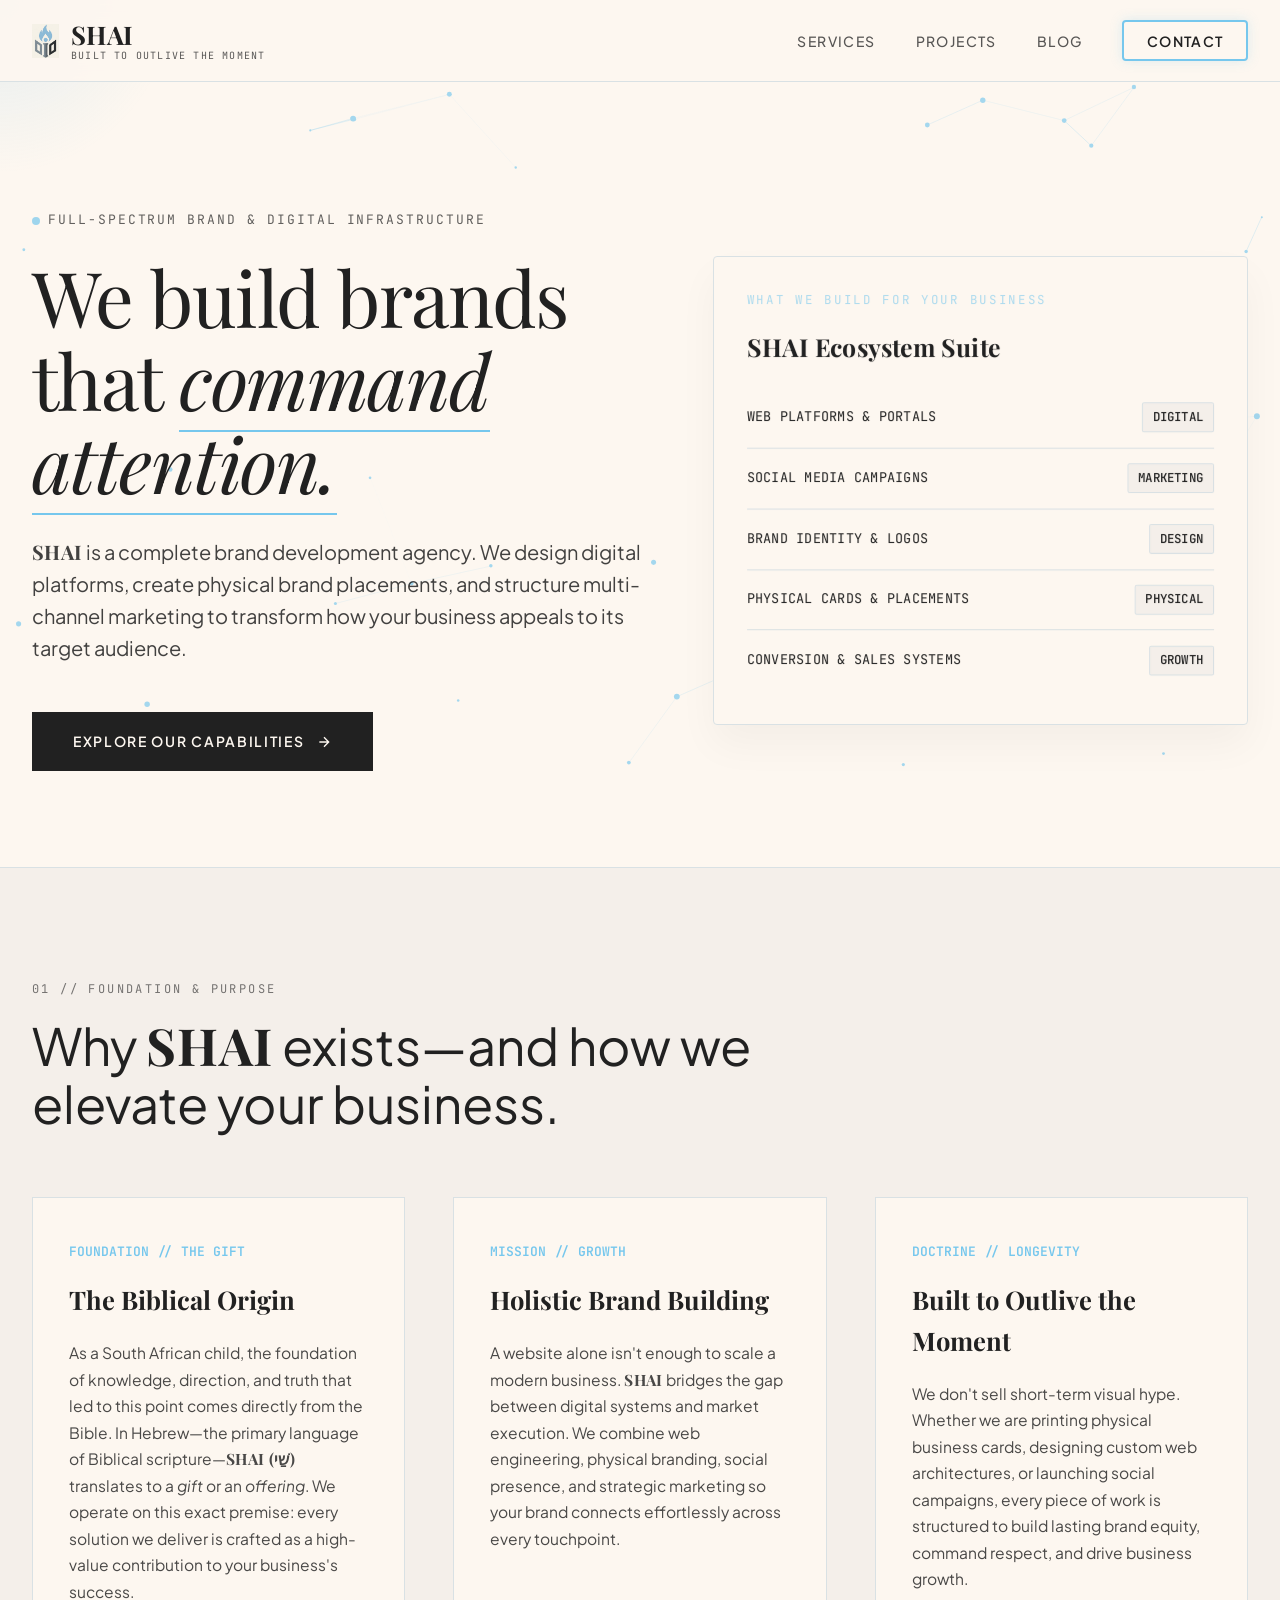
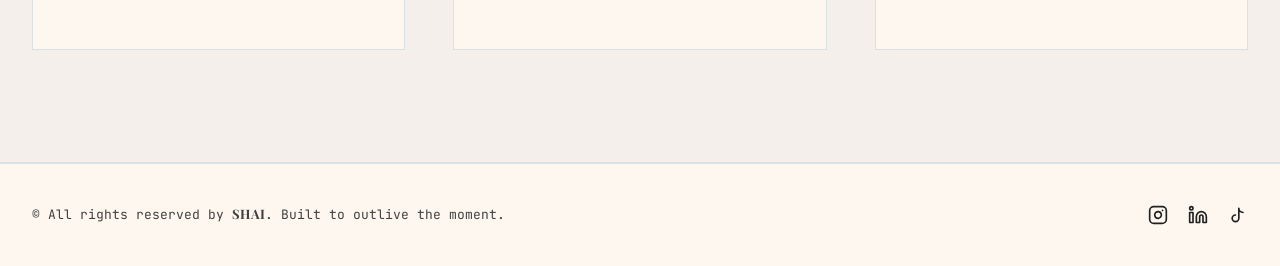
<file: index.html>
<!DOCTYPE html>
<html lang="en">
<head>
  <meta charset="UTF-8">
  <meta name="viewport" content="width=device-width, initial-scale=1.0">
  <title>SHAI — Built to Outlive The Moment</title>
  
  <!-- Google Fonts -->
  <link rel="preconnect" href="https://fonts.googleapis.com">
  <link rel="preconnect" href="https://fonts.gstatic.com" crossorigin>
  <link href="https://fonts.googleapis.com/css2?family=Playfair+Display:ital,wght@0,400;0,600;0,700;1,400;1,600&family=Plus+Jakarta+Sans:wght@300;400;500;600;700&family=JetBrains+Mono:wght@400;500&display=swap" rel="stylesheet">

  <!-- External Stylesheet -->
  <link rel="stylesheet" href="assets/css/style.css">
</head>
<body>

  <!-- KINETIC CURSOR GLOW -->
  <div class="cursor-glow" id="cursor-glow"></div>

  <!-- MOBILE NAVIGATION DRAWER -->
  <div class="mobile-nav-overlay" id="mobile-overlay">
    <canvas id="menu-canvas"></canvas>

    <button class="mobile-nav-close-btn" id="mobile-close-btn" aria-label="Close Navigation">
      <svg viewBox="0 0 24 24" fill="none" stroke="currentColor" stroke-width="2" stroke-linecap="round" stroke-linejoin="round">
        <line x1="18" y1="6" x2="6" y2="18"></line>
        <line x1="6" y1="6" x2="18" y2="18"></line>
      </svg>
    </button>

    <div class="mobile-nav-content">
      <a href="services.html" class="mobile-nav-link nav-item-close">Services</a>
      <a href="blog.html" class="mobile-nav-link nav-item-close">Blog</a>
      <a href="contact.html" class="mobile-nav-link mobile-nav-cta nav-item-close">Contact</a>
    </div>
  </div>

  <!-- HEADER NAVIGATION -->
  <header class="site-header">
    <div class="container nav-wrapper">
      <a href="index.html" class="brand-logo-container">
        <!-- Brand Emblem -->
        <img src="assets/img/logo.png" alt="SHAI Logo" class="shai-emblem-img">
        
        <!-- Text Stack: Name + Tagline -->
        <div class="brand-text-stack">
          <span class="brand-wordmark">SHAI</span>
          <span class="brand-tagline">Built to Outlive the Moment</span>
        </div>
      </a>

      <!-- Desktop Navigation Menu -->
      <ul class="nav-menu">
        <li><a href="services.html" class="nav-link">Services</a></li>
        <li><a href="projects.html" class="nav-link">Projects</a></li>
        <li><a href="blog.html" class="nav-link">Blog</a></li>
        <li><a href="contact.html" class="nav-link nav-link-cta">Contact</a></li>
      </ul>

      <!-- Mobile Burger Menu Trigger -->
      <button class="burger-menu-btn" id="burger-btn" aria-label="Toggle Navigation">
        <div class="burger-bar"></div>
        <div class="burger-bar"></div>
        <div class="burger-bar"></div>
      </button>
    </div>
  </header>

  <!-- HERO SECTION -->
  <section class="hero-section">
    <canvas id="hero-canvas"></canvas>
    <div class="container">
      <div class="hero-layout">
        <div>
          <div class="hero-eyebrow">Full-Spectrum Brand & Digital Infrastructure</div>
          <h1 class="hero-headline-large">
            We build brands that <em>command attention.</em>
          </h1>
          <p class="hero-subhead">
            <strong class="shai-inline-brand">SHAI</strong> is a complete brand development agency. We design digital platforms, create physical brand placements, and structure multi-channel marketing to transform how your business appeals to its target audience.
          </p>
          <div class="hero-action-group">
            <a href="services.html" class="btn-primary">
              Explore Our Capabilities
              <svg width="16" height="16" viewBox="0 0 24 24" fill="none" stroke="currentColor" stroke-width="2"><path d="M5 12h14M12 5l7 7-7 7"/></svg>
            </a>
          </div>
        </div>

        <!-- 3D Interactive Agency Deliverable Overview -->
        <div class="hero-interactive-card" id="tilt-card">
          <div class="card-content-inner">
            <span class="section-label" style="color: var(--color-sky-blue);">WHAT WE BUILD FOR YOUR BUSINESS</span>
            <h3 style="font-family: var(--font-serif); font-size: 1.5rem; margin-bottom: 1.25rem;"><span class="shai-inline-brand">SHAI</span> Ecosystem Suite</h3>
            
            <div class="card-service-item">
              <span>WEB PLATFORMS & PORTALS</span>
              <span class="badge-status">DIGITAL</span>
            </div>
            <div class="card-service-item">
              <span>SOCIAL MEDIA CAMPAIGNS</span>
              <span class="badge-status">MARKETING</span>
            </div>
            <div class="card-service-item">
              <span>BRAND IDENTITY & LOGOS</span>
              <span class="badge-status">DESIGN</span>
            </div>
            <div class="card-service-item">
              <span>PHYSICAL CARDS & PLACEMENTS</span>
              <span class="badge-status">PHYSICAL</span>
            </div>
            <div class="card-service-item">
              <span>CONVERSION & SALES SYSTEMS</span>
              <span class="badge-status">GROWTH</span>
            </div>
          </div>
        </div>
      </div>
    </div>
  </section>

  <!-- DETAILED ABOUT SECTION -->
  <section class="about-section" id="about">
    <div class="container">
      <div class="about-header-block">
        <span class="section-label">01 // Foundation & Purpose</span>
        <h2 class="about-title">Why <span class="shai-inline-brand">SHAI</span> exists—and how we elevate your business.</h2>
      </div>

      <div class="about-story-grid">
        <div class="story-card">
          <span class="story-card-number">FOUNDATION // THE GIFT</span>
          <h3 class="story-card-heading">The Biblical Origin</h3>
          <p class="story-card-body">
            As a South African child, the foundation of knowledge, direction, and truth that led to this point comes directly from the Bible. In Hebrew—the primary language of Biblical scripture—<strong class="shai-inline-brand">SHAI (שַׁי)</strong> translates to a <em>gift</em> or an <em>offering</em>. We operate on this exact premise: every solution we deliver is crafted as a high-value contribution to your business's success.
          </p>
        </div>

        <div class="story-card">
          <span class="story-card-number">MISSION // GROWTH</span>
          <h3 class="story-card-heading">Holistic Brand Building</h3>
          <p class="story-card-body">
            A website alone isn't enough to scale a modern business. <span class="shai-inline-brand">SHAI</span> bridges the gap between digital systems and market execution. We combine web engineering, physical branding, social presence, and strategic marketing so your brand connects effortlessly across every touchpoint.
          </p>
        </div>

        <div class="story-card">
          <span class="story-card-number">DOCTRINE // LONGEVITY</span>
          <h3 class="story-card-heading">Built to Outlive the Moment</h3>
          <p class="story-card-body">
            We don't sell short-term visual hype. Whether we are printing physical business cards, designing custom web architectures, or launching social campaigns, every piece of work is structured to build lasting brand equity, command respect, and drive business growth.
          </p>
        </div>
      </div>
    </div>
  </section>

  <!-- FOOTER -->
  <footer class="site-footer">
    <div class="container">
      <div class="footer-wrapper">
        <div style="opacity: 0.85;">
          &copy; All rights reserved by <span class="shai-inline-brand">SHAI</span>. Built to outlive the moment.
        </div>
        
        <div class="footer-socials">
          <a href="https://www.instagram.com/Shai03146/" class="social-icon-link" aria-label="Instagram">
            <svg viewBox="0 0 24 24" fill="none" stroke="currentColor" stroke-width="2" stroke-linecap="round" stroke-linejoin="round">
              <rect x="2" y="2" width="20" height="20" rx="5" ry="5"></rect>
              <path d="M16 11.37A4 4 0 1 1 12.63 8 4 4 0 0 1 16 11.37z"></path>
              <line x1="17.5" y1="6.5" x2="17.51" y2="6.5"></line>
            </svg>
          </a>
          <a href="https://za.linkedin.com/in/tokelo-shai-8a25311ab" class="social-icon-link" aria-label="LinkedIn">
            <svg viewBox="0 0 24 24" fill="none" stroke="currentColor" stroke-width="2" stroke-linecap="round" stroke-linejoin="round">
              <path d="M16 8a6 6 0 0 1 6 6v7h-4v-7a2 2 0 0 0-2-2 2 2 0 0 0-2 2v7h-4v-7a6 6 0 0 1 6-6z"></path>
              <rect x="2" y="9" width="4" height="12"></rect>
              <circle cx="4" cy="4" r="2"></circle>
            </svg>
          </a>
          <a href="https://www.tiktok.com/@shaitkv.online" class="social-icon-link" aria-label="TikTok">
            <svg viewBox="0 0 24 24" fill="none" stroke="currentColor" stroke-width="2" stroke-linecap="round" stroke-linejoin="round">
              <path d="M9 12a4 4 0 1 0 4 4V4a5 5 0 0 0 5 5"></path>
            </svg>
          </a>
        </div>
      </div>
    </div>
  </footer>

  <!-- External JavaScript -->
  <script src="assets/js/main.js"></script>
</body>
</html>
</file>
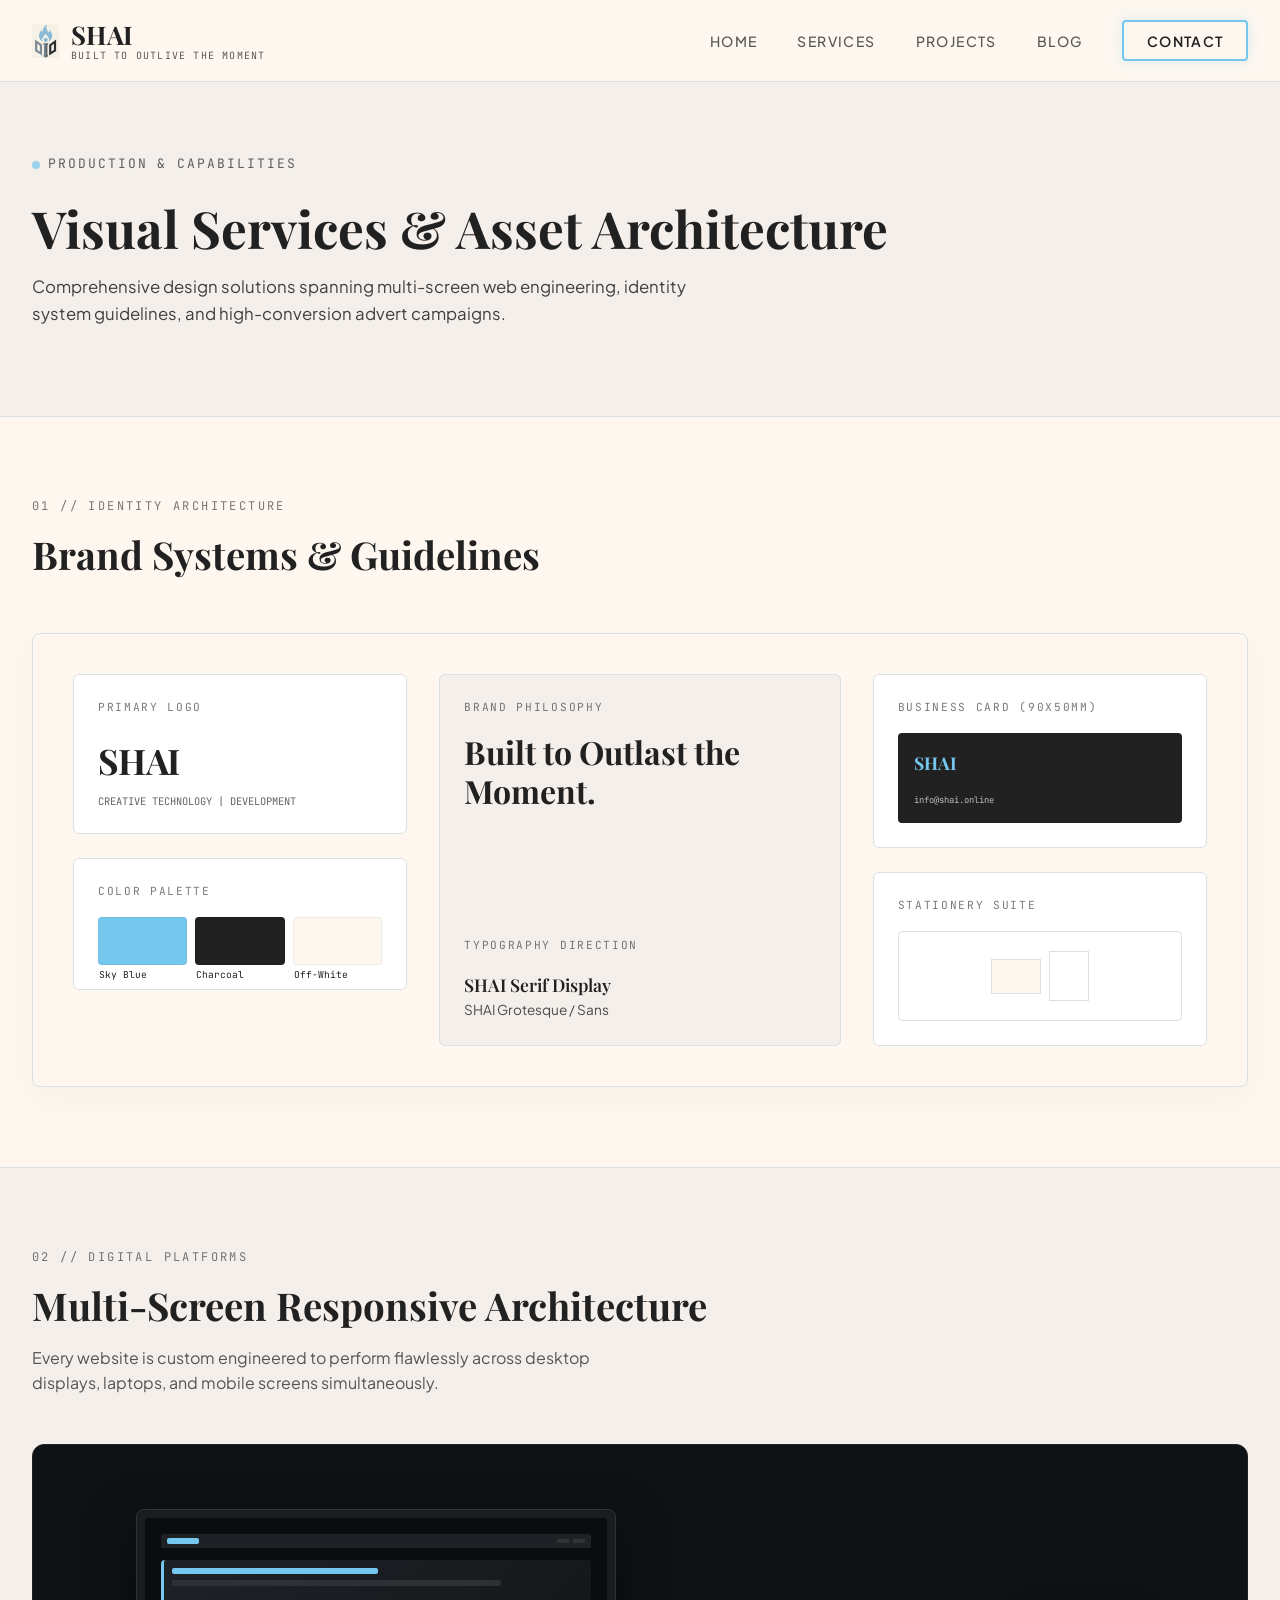
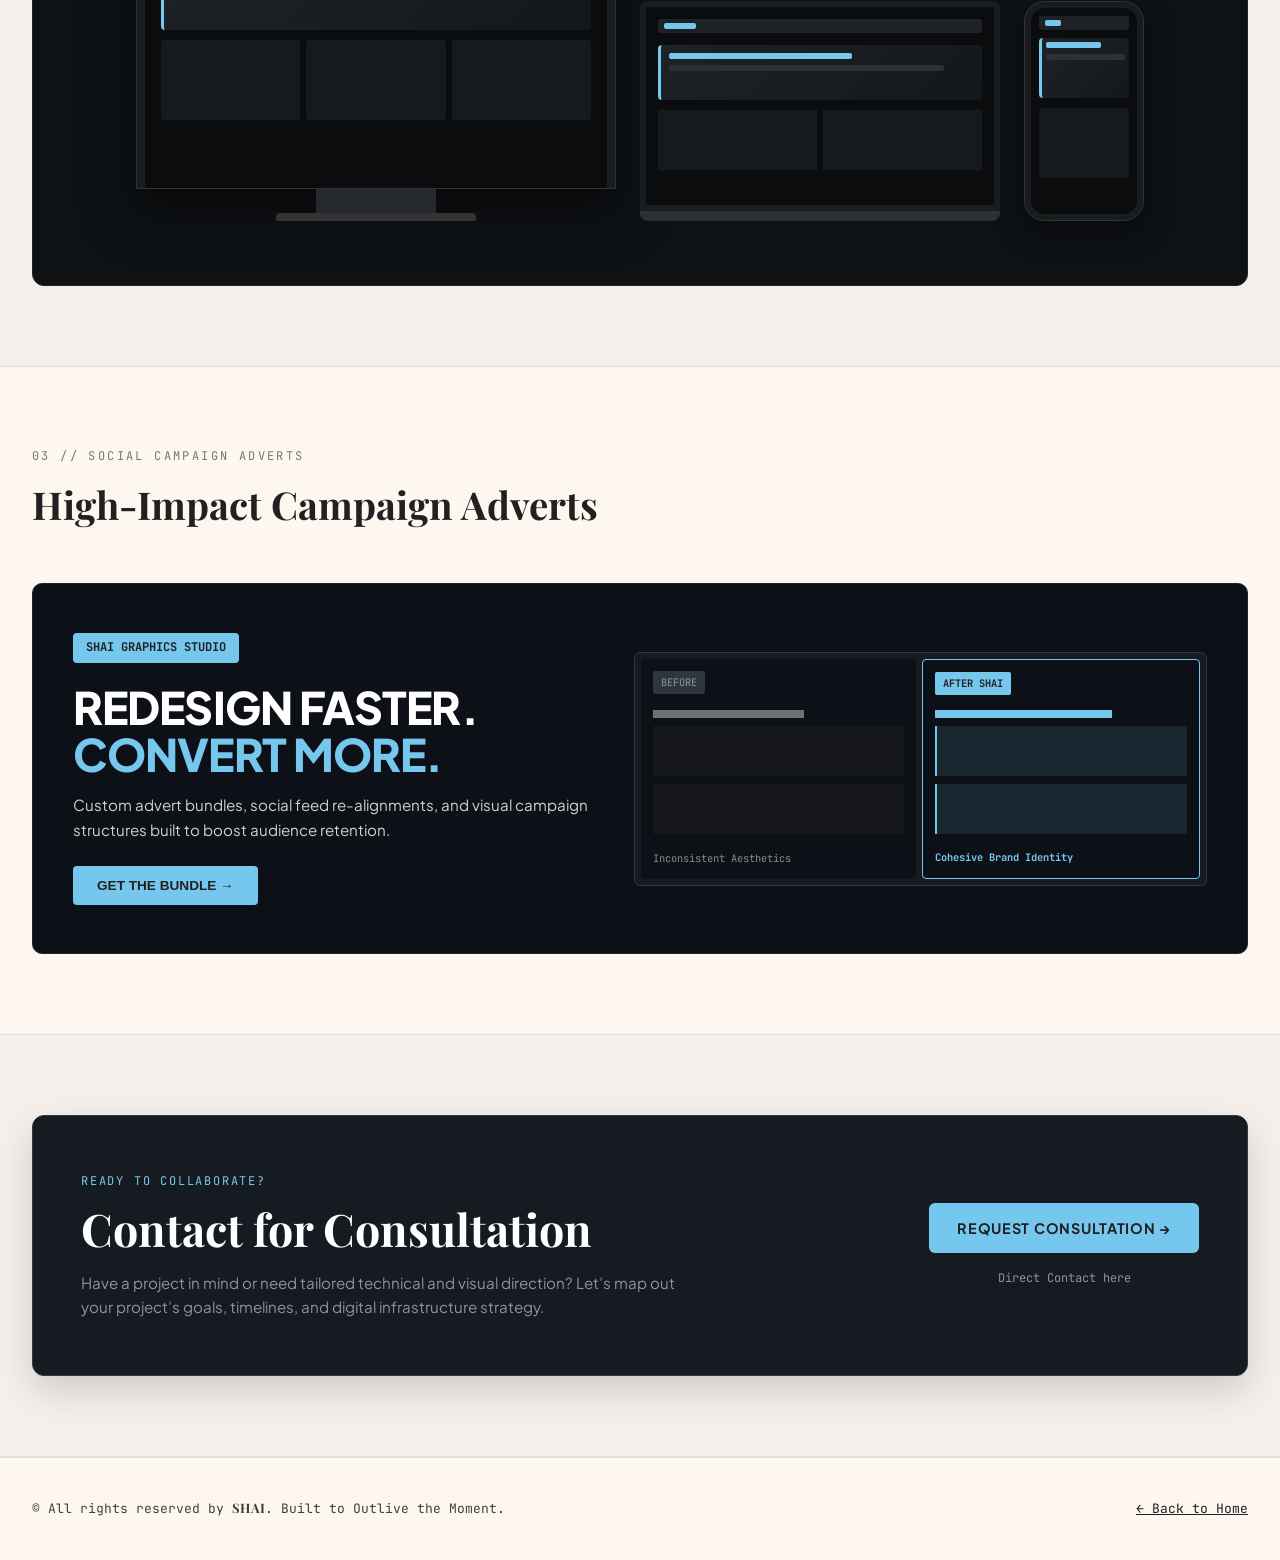
<file: services.html>
<!DOCTYPE html>
<html lang="en">
<head>
  <meta charset="UTF-8">
  <meta name="viewport" content="width=device-width, initial-scale=1.0">
  <title>Services & Production Showcases — SHAI</title>
  
  <!-- Google Fonts -->
  <link rel="preconnect" href="https://fonts.googleapis.com">
  <link rel="preconnect" href="https://fonts.gstatic.com" crossorigin>
  <link href="https://fonts.googleapis.com/css2?family=Playfair+Display:ital,wght@0,400;0,600;0,700;1,400;1,600&family=Plus+Jakarta+Sans:wght@300;400;500;600;700&family=JetBrains+Mono:wght@400;500&display=swap" rel="stylesheet">

  <!-- Shared External Stylesheet -->
  <link rel="stylesheet" href="assets/css/style.css">
</head>
<body>

  <!-- HEADER NAVIGATION -->
  <header class="site-header">
    <div class="container nav-wrapper">
      <a href="index.html" class="brand-logo-container">
        <!-- PNG Logo -->
        <img src="assets/img/logo.png" alt="SHAI Logo" class="shai-emblem-img">
        
        <!-- Brand Name & Slogan Stack -->
        <div class="brand-text-stack">
          <span class="brand-wordmark">SHAI</span>
          <span class="brand-tagline">Built to Outlive the Moment</span>
        </div>
      </a>

      <!-- Navigation Menu -->
      <ul class="nav-menu">
        <li><a href="index.html" class="nav-link">Home</a></li>
        <li><a href="services.html" class="nav-link active">Services</a></li>
        <li><a href="projects.html" class="nav-link">Projects</a></li>
        <li><a href="blog.html" class="nav-link">Blog</a></li>
        <li><a href="contact.html" class="nav-link nav-link-cta">Contact</a></li>
      </ul>

      <!-- Mobile Burger Trigger -->
      <button class="burger-menu-btn" id="burger-btn" aria-label="Toggle Navigation">
        <div class="burger-bar"></div>
        <div class="burger-bar"></div>
        <div class="burger-bar"></div>
      </button>
    </div>
  </header>

  <!-- MOBILE NAVIGATION DRAWER -->
  <div class="mobile-nav-overlay" id="mobile-overlay">
    <button class="mobile-nav-close-btn" id="mobile-close-btn" aria-label="Close Navigation">
      <svg viewBox="0 0 24 24" fill="none" stroke="currentColor" stroke-width="2" stroke-linecap="round" stroke-linejoin="round">
        <line x1="18" y1="6" x2="6" y2="18"></line>
        <line x1="6" y1="6" x2="18" y2="18"></line>
      </svg>
    </button>
    <div class="mobile-nav-content">
      <a href="index.html" class="mobile-nav-link nav-item-close">Home</a>
      <a href="services.html" class="mobile-nav-link nav-item-close">Services</a>
      <a href="projects.html" class="mobile-nav-link nav-item-close">Projects</a>
      <a href="blog.html" class="mobile-nav-link nav-item-close">Blog</a>
      <a href="contact.html" class="mobile-nav-link mobile-nav-cta nav-item-close">Contact</a>
    </div>
  </div>

  <!-- HERO SECTION -->
  <section class="services-hero">
    <div class="container">
      <span class="hero-eyebrow">Production & Capabilities</span>
      <h1 class="hero-headline">Visual Services & Asset Architecture</h1>
      <p class="hero-description">
        Comprehensive design solutions spanning multi-screen web engineering, identity system guidelines, and high-conversion advert campaigns.
      </p>
    </div>
  </section>

  <!-- SHOWCASE 1: BRAND IDENTITY SYSTEM BOARD -->
  <section class="showcase-block">
    <div class="container">
      <div class="block-header">
        <span class="block-number">01 // Identity Architecture</span>
        <h2 class="block-title">Brand Systems & Guidelines</h2>
      </div>

      <div class="brand-board-container">
        <div class="brand-board-grid">
          
          <!-- Column 1: Logotype Variations & Color Palette -->
          <div style="display: flex; flex-direction: column; gap: 1.5rem;">
            <div class="board-card">
              <span class="board-card-title">PRIMARY LOGO</span>
              <h2 style="font-family: var(--font-serif); font-size: 2.2rem; letter-spacing: -0.02em;">SHAI</h2>
              <p style="font-size: 0.65rem; font-family: var(--font-mono); opacity: 0.7; margin-top: 0.2rem;">CREATIVE TECHNOLOGY | DEVELOPMENT</p>
            </div>

            <div class="board-card">
              <span class="board-card-title">COLOR PALETTE</span>
              <div class="swatch-group">
                <div class="swatch" style="background: #76C7ED;"><span class="swatch-label">Sky Blue</span></div>
                <div class="swatch" style="background: #212121;"><span class="swatch-label">Charcoal</span></div>
                <div class="swatch" style="background: #FDF7F0;"><span class="swatch-label">Off-White</span></div>
              </div>
            </div>
          </div>

          <!-- Column 2: Brand Philosophy & Typography Direction -->
          <div class="board-card" style="display: flex; flex-direction: column; justify-content: space-between; background: var(--color-muted-bg);">
            <div>
              <span class="board-card-title">BRAND PHILOSOPHY</span>
              <h3 style="font-family: var(--font-serif); font-size: 2rem; line-height: 1.2; margin-top: 1rem;">
                Built to Outlast the Moment.
              </h3>
            </div>
            
            <div style="margin-top: 2rem;">
              <span class="board-card-title">TYPOGRAPHY DIRECTION</span>
              <p style="font-family: var(--font-serif); font-size: 1.1rem; font-weight: 600;">SHAI Serif Display</p>
              <p style="font-family: var(--font-sans); font-size: 0.85rem; opacity: 0.8;">SHAI Grotesque / Sans</p>
            </div>
          </div>

          <!-- Column 3: Business Cards & Stationery -->
          <div style="display: flex; flex-direction: column; gap: 1.5rem;">
            <div class="board-card">
              <span class="board-card-title">BUSINESS CARD (90x50mm)</span>
              <div style="background: var(--color-deep-charcoal); color: #FFF; padding: 1rem; border-radius: 4px; height: 90px; display: flex; flex-direction: column; justify-content: space-between;">
                <span style="font-family: var(--font-serif); font-size: 1.1rem; font-weight: bold; color: var(--color-sky-blue);">SHAI</span>
                <span style="font-family: var(--font-mono); font-size: 0.55rem; opacity: 0.7;">info@shai.online</span>
              </div>
            </div>

            <div class="board-card">
              <span class="board-card-title">STATIONERY SUITE</span>
              <div style="background: #FFF; border: var(--border-thin); padding: 0.75rem; border-radius: 4px; height: 90px; display: flex; align-items: center; justify-content: center; gap: 0.5rem;">
                <div style="width: 50px; height: 35px; border: 1px solid var(--color-soft-gray); background: var(--color-off-white);"></div>
                <div style="width: 40px; height: 50px; border: 1px solid var(--color-soft-gray);"></div>
              </div>
            </div>
          </div>

        </div>
      </div>
    </div>
  </section>

  <!-- SHOWCASE 2: MULTI-DEVICE RESPONSIVE SHOWPIECE -->
  <section class="showcase-block" style="background-color: var(--color-muted-bg);">
    <div class="container">
      <div class="block-header">
        <span class="block-number">02 // Digital Platforms</span>
        <h2 class="block-title">Multi-Screen Responsive Architecture</h2>
        <p style="opacity: 0.75; max-width: 600px;">Every website is custom engineered to perform flawlessly across desktop displays, laptops, and mobile screens simultaneously.</p>
      </div>

      <div class="multi-device-stage">
        <div class="device-grid">
          
          <!-- Desktop Display -->
          <div>
            <div class="monitor-frame">
              <div class="monitor-screen">
                <div class="wireframe-nav">
                  <div class="wireframe-btn"></div>
                  <div style="display: flex; gap: 4px;"><div style="width: 12px; height: 4px; background: #333;"></div><div style="width: 12px; height: 4px; background: #333;"></div></div>
                </div>
                <div class="wireframe-hero">
                  <div class="wireframe-text-line" style="width: 50%; background: var(--color-sky-blue);"></div>
                  <div class="wireframe-text-line" style="width: 80%;"></div>
                </div>
                <div style="display: flex; gap: 6px;">
                  <div style="flex: 1; height: 80px; background: #161A1E; border-radius: 3px;"></div>
                  <div style="flex: 1; height: 80px; background: #161A1E; border-radius: 3px;"></div>
                  <div style="flex: 1; height: 80px; background: #161A1E; border-radius: 3px;"></div>
                </div>
              </div>
            </div>
            <div class="monitor-stand"></div>
            <div class="monitor-base"></div>
          </div>

          <!-- Laptop Display -->
          <div class="laptop-frame-wrapper">
            <div class="laptop-screen-body">
              <div class="wireframe-nav">
                <div class="wireframe-btn"></div>
              </div>
              <div class="wireframe-hero" style="height: 55px;">
                <div class="wireframe-text-line" style="width: 60%; background: var(--color-sky-blue);"></div>
                <div class="wireframe-text-line" style="width: 90%;"></div>
              </div>
              <div style="display: flex; gap: 6px;">
                <div style="flex: 1; height: 60px; background: #161A1E;"></div>
                <div style="flex: 1; height: 60px; background: #161A1E;"></div>
              </div>
            </div>
            <div class="laptop-keyboard-base"></div>
          </div>

          <!-- Mobile Phone Display -->
          <div class="mobile-frame-wrapper">
            <div class="mobile-screen-body">
              <div class="wireframe-nav" style="margin-bottom: 8px;">
                <div class="wireframe-btn" style="width: 16px;"></div>
              </div>
              <div class="wireframe-hero" style="height: 60px; padding: 4px;">
                <div class="wireframe-text-line" style="width: 70%; background: var(--color-sky-blue);"></div>
                <div class="wireframe-text-line" style="width: 100%;"></div>
              </div>
              <div style="height: 70px; background: #161A1E; border-radius: 3px;"></div>
            </div>
          </div>

        </div>
      </div>
    </div>
  </section>

  <!-- SHOWCASE 3: ADVERT BANNER & BEFORE/AFTER SHOWCASE -->
  <section class="showcase-block">
    <div class="container">
      <div class="block-header">
        <span class="block-number">03 // Social Campaign Adverts</span>
        <h2 class="block-title">High-Impact Campaign Adverts</h2>
      </div>

      <div class="ad-banner-card">
        <div class="ad-banner-grid">
          <div>
            <span class="ad-badge">SHAI GRAPHICS STUDIO</span>
            <h2 class="ad-headline">Redesign Faster. <span>Convert More.</span></h2>
            <p style="opacity: 0.8; font-size: 0.95rem; margin-bottom: 1.5rem;">
              Custom advert bundles, social feed re-alignments, and visual campaign structures built to boost audience retention.
            </p>
            <button onclick="window.location.href='contact.html'" style="cursor: pointer; border: none; background: var(--color-sky-blue); color: var(--color-deep-charcoal); font-weight: bold; padding: 0.75rem 1.5rem; border-radius: 4px; font-size: 0.85rem; text-transform: uppercase;">
              Get The Bundle &rarr;
            </button>
          </div>

          <!-- Before / After Social Redesign Panel -->
          <div class="before-after-stage">
            <div class="ba-panel">
              <span class="ba-tag before">Before</span>
              <div style="opacity: 0.4;">
                <div style="height: 8px; width: 60%; background: #FFF; margin-bottom: 8px;"></div>
                <div style="height: 50px; background: #222; margin-bottom: 8px;"></div>
                <div style="height: 50px; background: #222;"></div>
              </div>
              <span style="font-size: 0.65rem; opacity: 0.5; font-family: var(--font-mono);">Inconsistent Aesthetics</span>
            </div>

            <div class="ba-panel" style="border: 1px solid var(--color-sky-blue);">
              <span class="ba-tag after">After SHAI</span>
              <div>
                <div style="height: 8px; width: 70%; background: var(--color-sky-blue); margin-bottom: 8px;"></div>
                <div style="height: 50px; background: #1A2630; border-left: 2px solid var(--color-sky-blue); margin-bottom: 8px;"></div>
                <div style="height: 50px; background: #1A2630; border-left: 2px solid var(--color-sky-blue);"></div>
              </div>
              <span style="font-size: 0.65rem; color: var(--color-sky-blue); font-family: var(--font-mono); font-weight: bold;">Cohesive Brand Identity</span>
            </div>
          </div>
        </div>
      </div>
    </div>
  </section>

  <!-- CONSULTATION CONTACT SECTION WITH DIRECT BUTTON -->
  <section class="consultation-section">
    <div class="container">
      <div class="consultation-card">
        <div class="consultation-content">
          <span class="consultation-eyebrow">Ready to Collaborate?</span>
          <h2 class="consultation-headline">Contact for Consultation</h2>
          <p class="consultation-subtext">
            Have a project in mind or need tailored technical and visual direction? Let’s map out your project’s goals, timelines, and digital infrastructure strategy.
          </p>
        </div>
        
        <div class="consultation-actions">
          <!-- Button navigating to contact.html -->
          <button class="consultation-btn" onclick="window.location.href='contact.html'">
            Request Consultation &rarr;
          </button>
          <a href="contact.html" class="consultation-secondary-link">Direct Contact here </a>
        </div>
      </div>
    </div>
  </section>

  <!-- FOOTER -->
  <footer class="site-footer">
    <div class="container">
      <div class="footer-wrapper">
        <div style="opacity: 0.85;">
          &copy; All rights reserved by <span class="shai-inline-brand">SHAI</span>. Built to Outlive the Moment.
        </div>
        <a href="index.html" style="text-decoration: underline;">&larr; Back to Home</a>
      </div>
    </div>
  </footer>

  <!-- Shared External JavaScript -->
  <script src="assets/js/main.js"></script>
</body>
</html>
</file>
<file: assets/css/style.css>
/* ==========================================
   1. BRAND DESIGN TOKENS & SYSTEM VARIABLES
   ========================================== */
:root {
  /* Color Palette */
  --color-off-white: #FDF7F0;     /* Primary Surface */
  --color-sky-blue: #76C7ED;      /* Accent Blue */
  --color-deep-charcoal: #212121; /* Dark Text/Structure */
  --color-black: #000000;         
  --color-soft-gray: #D9E1E4;     /* Borders & Grids */
  --color-muted-bg: #F4EFEA;      /* Secondary Surface */

  /* Layout wrapper for stacked text next to logo emblem */
  --font-serif: 'Playfair Display', Georgia, serif;    /* Primary Brand Display */
  --font-sans: 'Plus Jakarta Sans', system-ui, sans-serif; /* Body Text */
  --font-mono: 'JetBrains Mono', monospace;          /* System & Code */
  
  /* Spacing & Layout */
  --container-max: 1280px;
  --transition-smooth: all 0.4s cubic-bezier(0.16, 1, 0.3, 1);
  --border-thin: 1px solid var(--color-soft-gray);
}

.brand-text-stack {
  display: flex;
  flex-direction: column;
  justify-content: center;
  line-height: 1.1;
}

/* Updated Wordmark sizing */
.brand-wordmark {
  font-family: var(--font-serif);
  font-size: 1.6rem;
  font-weight: 700;
  letter-spacing: -0.01em;
  color: var(--color-deep-charcoal);
}

/* Sub-tagline under logo name */
.brand-tagline {
  font-family: var(--font-mono);
  font-size: 0.625rem;
  text-transform: uppercase;
  letter-spacing: 0.12em;
  color: var(--color-deep-charcoal);
  opacity: 0.75;
  margin-top: 2px;
}

*, *::before, *::after {
  box-sizing: border-box;
  margin: 0;
  padding: 0;
}

html {
  scroll-behavior: smooth;
  background-color: var(--color-off-white);
  color: var(--color-deep-charcoal);
  font-family: var(--font-sans);
  font-size: 16px;
  line-height: 1.6;
  -webkit-font-smoothing: antialiased;
}

body {
  overflow-x: hidden;
}

a {
  color: inherit;
  text-decoration: none;
}

.container {
  max-width: var(--container-max);
  margin: 0 auto;
  padding: 0 2rem;
}

/* ==========================================
   2. CANVAS & CURSOR EFFECTS
   ========================================== */
#hero-canvas, #menu-canvas {
  position: absolute;
  top: 0;
  left: 0;
  width: 100%;
  height: 100%;
  z-index: 1;
  pointer-events: none;
  opacity: 0.65;
}

.cursor-glow {
  position: fixed;
  width: 350px;
  height: 350px;
  border-radius: 50%;
  background: radial-gradient(circle, rgba(118, 199, 237, 0.18) 0%, rgba(253, 247, 240, 0) 70%);
  pointer-events: none;
  transform: translate(-50%, -50%);
  z-index: 99;
  transition: width 0.3s, height 0.3s;
}

/* ==========================================
   3. NAVIGATION & MOBILE BURGER MENU
   ========================================== */
header.site-header {
  position: sticky;
  top: 0;
  z-index: 100;
  background: rgba(253, 247, 240, 0.92);
  backdrop-filter: blur(12px);
  border-bottom: var(--border-thin);
  padding: 1.25rem 0;
}

.nav-wrapper {
  display: flex;
  justify-content: space-between;
  align-items: center;
}

.brand-logo-container {
  display: flex;
  align-items: center;
  gap: 0.75rem;
}

/* Styling for External Logo Image */
.shai-emblem-img {
  height: 34px;
  width: auto;
  object-fit: contain;
  transition: transform 0.5s ease;
}

.brand-logo-container:hover .shai-emblem-img {
  transform: rotate(180deg) scale(1.1);
}

/* Brand Name Target Classes */
.brand-wordmark,
.shai-inline-brand {
  font-family: var(--font-serif);
  font-weight: 700;
  letter-spacing: 0.02em;
}

.nav-menu {
  display: flex;
  align-items: center;
  gap: 2.5rem;
  list-style: none;
}

.nav-link {
  font-size: 0.875rem;
  text-transform: uppercase;
  letter-spacing: 0.1em;
  font-weight: 500;
  color: var(--color-deep-charcoal);
  opacity: 0.75;
  transition: var(--transition-smooth);
  position: relative;
}

.nav-link:hover {
  opacity: 1;
  color: var(--color-sky-blue);
}

.nav-link::after {
  content: '';
  position: absolute;
  bottom: -4px;
  left: 0;
  width: 0;
  height: 1px;
  background-color: var(--color-sky-blue);
  transition: var(--transition-smooth);
}

.nav-link:hover::after {
  width: 100%;
}

.nav-link-cta {
  padding: 0.6rem 1.4rem;
  border: 2px solid var(--color-sky-blue);
  border-radius: 4px;
  color: var(--color-deep-charcoal);
  font-weight: 600;
  opacity: 1;
  box-shadow: 0 0 12px rgba(118, 199, 237, 0.25);
}

.nav-link-cta::after {
  display: none;
}

.nav-link-cta:hover {
  background-color: var(--color-sky-blue);
  color: var(--color-deep-charcoal);
  box-shadow: 0 0 18px rgba(118, 199, 237, 0.5);
  transform: translateY(-1px);
}

.burger-menu-btn {
  display: none;
  background: none;
  border: none;
  cursor: pointer;
  flex-direction: column;
  gap: 5px;
  padding: 0.5rem;
  z-index: 102;
}

.burger-bar {
  width: 24px;
  height: 2px;
  background-color: var(--color-deep-charcoal);
  transition: var(--transition-smooth);
}

.mobile-nav-overlay {
  position: fixed;
  top: 0;
  right: 0;
  width: 100%;
  height: 100vh;
  background-color: var(--color-off-white);
  z-index: 101;
  display: flex;
  flex-direction: column;
  justify-content: center;
  align-items: center;
  gap: 2.5rem;
  transform: translateX(100%);
  transition: transform 0.45s cubic-bezier(0.16, 1, 0.3, 1);
  overflow: hidden;
}

.mobile-nav-overlay.open {
  transform: translateX(0);
}

.mobile-nav-content {
  position: relative;
  z-index: 2;
  display: flex;
  flex-direction: column;
  align-items: center;
  gap: 2rem;
  width: 100%;
  padding: 0 2rem;
}

.mobile-nav-close-btn {
  position: absolute;
  top: 1.5rem;
  left: 1.5rem;
  z-index: 3;
  background: none;
  border: none;
  cursor: pointer;
  padding: 0.5rem;
  color: var(--color-deep-charcoal);
  display: flex;
  align-items: center;
  justify-content: center;
  transition: var(--transition-smooth);
}

.mobile-nav-close-btn:hover {
  color: var(--color-sky-blue);
  transform: rotate(90deg);
}

.mobile-nav-close-btn svg {
  width: 28px;
  height: 28px;
}

.mobile-nav-link {
  font-family: var(--font-serif);
  font-size: 2.25rem;
  color: var(--color-deep-charcoal);
  text-transform: uppercase;
  letter-spacing: 0.05em;
  transition: var(--transition-smooth);
}

.mobile-nav-link:hover {
  color: var(--color-sky-blue);
}

.mobile-nav-cta {
  border: 2px solid var(--color-sky-blue);
  padding: 0.8rem 2.5rem;
  border-radius: 4px;
  box-shadow: 0 0 16px rgba(118, 199, 237, 0.35);
  font-weight: 600;
}

.mobile-nav-cta:hover {
  background-color: var(--color-sky-blue);
  color: var(--color-deep-charcoal);
  box-shadow: 0 0 24px rgba(118, 199, 237, 0.6);
}

/* ==========================================
   4. HERO SECTION
   ========================================== */
section.hero-section {
  padding: 8rem 0 6rem 0;
  border-bottom: var(--border-thin);
  position: relative;
  overflow: hidden;
}

.hero-layout {
  position: relative;
  z-index: 2;
  display: grid;
  grid-template-columns: 1.3fr 1.1fr;
  gap: 3rem;
  align-items: center;
}

.hero-eyebrow {
  font-family: var(--font-mono);
  font-size: 0.8125rem;
  color: var(--color-deep-charcoal);
  opacity: 0.7;
  text-transform: uppercase;
  letter-spacing: 0.15em;
  margin-bottom: 1.5rem;
  display: flex;
  align-items: center;
  gap: 0.5rem;
}

.hero-eyebrow::before {
  content: '';
  display: inline-block;
  width: 8px;
  height: 8px;
  background-color: var(--color-sky-blue);
  border-radius: 50%;
  animation: pulse 2s infinite;
}

@keyframes pulse {
  0% { transform: scale(0.95); box-shadow: 0 0 0 0 rgba(118, 199, 237, 0.7); }
  70% { transform: scale(1); box-shadow: 0 0 0 10px rgba(118, 199, 237, 0); }
  100% { transform: scale(0.95); box-shadow: 0 0 0 0 rgba(118, 199, 237, 0); }
}

.hero-headline-large {
  font-family: var(--font-serif);
  font-size: clamp(3rem, 6vw, 5rem);
  line-height: 1.08;
  font-weight: 400;
  letter-spacing: -0.02em;
  margin-bottom: 2rem;
}

.hero-headline-large em {
  font-style: italic;
  color: var(--color-deep-charcoal);
  border-bottom: 2px solid var(--color-sky-blue);
}

.hero-subhead {
  font-size: clamp(1.1rem, 1.7vw, 1.25rem);
  font-weight: 400;
  max-width: 620px;
  color: rgba(33, 33, 33, 0.85);
  margin-bottom: 3rem;
  line-height: 1.6;
}

.btn-primary {
  background-color: var(--color-deep-charcoal);
  color: var(--color-off-white);
  padding: 1.1rem 2.5rem;
  font-size: 0.875rem;
  text-transform: uppercase;
  letter-spacing: 0.12em;
  font-weight: 600;
  border: 1px solid var(--color-deep-charcoal);
  cursor: pointer;
  transition: var(--transition-smooth);
  display: inline-flex;
  align-items: center;
  gap: 0.75rem;
}

.btn-primary:hover {
  background-color: var(--color-sky-blue);
  border-color: var(--color-sky-blue);
  color: var(--color-deep-charcoal);
  transform: translateY(-2px);
}

.hero-interactive-card {
  background: var(--color-off-white);
  border: var(--border-thin);
  padding: 2.5rem;
  border-radius: 4px;
  box-shadow: 0 20px 40px rgba(0,0,0,0.04);
  transform-style: preserve-3d;
  perspective: 1000px;
  transition: transform 0.1s ease-out, box-shadow 0.3s ease;
}

.card-content-inner {
  transform: translateZ(30px);
}

.card-service-item {
  display: flex;
  justify-content: space-between;
  align-items: center;
  padding: 0.9rem 0;
  border-bottom: var(--border-thin);
  font-family: var(--font-mono);
  font-size: 0.8125rem;
}

.card-service-item:last-child {
  border-bottom: none;
}

.badge-status {
  background: var(--color-muted-bg);
  padding: 0.25rem 0.6rem;
  border-radius: 2px;
  font-size: 0.75rem;
  font-weight: 500;
  color: var(--color-deep-charcoal);
  border: var(--border-thin);
}

/* ==========================================
   5. DETAILED ABOUT SECTION
   ========================================== */
section.about-section {
  padding: 7rem 0;
  background-color: var(--color-muted-bg);
  border-bottom: var(--border-thin);
}

.about-header-block {
  max-width: 850px;
  margin-bottom: 4rem;
}

.section-label {
  font-family: var(--font-mono);
  font-size: 0.75rem;
  text-transform: uppercase;
  letter-spacing: 0.2em;
  opacity: 0.6;
  margin-bottom: 1rem;
  display: block;
}

.about-title {
  font-family: var(--font-sans);
  font-size: clamp(2.2rem, 4vw, 3.5rem);
  line-height: 1.15;
  font-weight: 400;
  margin-bottom: 1.5rem;
}

.about-story-grid {
  display: grid;
  grid-template-columns: repeat(auto-fit, minmax(320px, 1fr));
  gap: 3rem;
}

.story-card {
  background-color: var(--color-off-white);
  border: var(--border-thin);
  padding: 2.75rem 2.25rem;
  position: relative;
}

.story-card-number {
  font-family: var(--font-mono);
  font-size: 0.8125rem;
  color: var(--color-sky-blue);
  font-weight: 600;
  margin-bottom: 1rem;
  display: block;
}

.story-card-heading {
  font-family: var(--font-serif);
  font-size: 1.6rem;
  margin-bottom: 1.25rem;
}

.story-card-body {
  font-size: 0.975rem;
  color: rgba(33, 33, 33, 0.82);
  line-height: 1.7;
}

/* ==========================================
   6. SERVICES HERO & SHOWCASE STYLES
   ========================================== */
section.services-hero {
  padding: 4.5rem 0 3rem 0;
  background-color: var(--color-muted-bg);
  border-bottom: var(--border-thin);
}

.hero-headline {
  font-family: var(--font-serif);
  font-size: clamp(2.4rem, 4vw, 3.6rem);
  line-height: 1.15;
  margin-bottom: 1rem;
}

.hero-description {
  max-width: 680px;
  font-size: 1.05rem;
  opacity: 0.85;
}

.showcase-block {
  padding: 5rem 0;
  border-bottom: var(--border-thin);
}

.block-header {
  margin-bottom: 3rem;
}

.block-number {
  font-family: var(--font-mono);
  font-size: 0.75rem;
  letter-spacing: 0.2em;
  opacity: 0.6;
  text-transform: uppercase;
  margin-bottom: 0.5rem;
  display: block;
}

.block-title {
  font-family: var(--font-serif);
  font-size: clamp(1.8rem, 3vw, 2.5rem);
  margin-bottom: 0.5rem;
}

/* --- SHOWCASE 1: BRAND IDENTITY BOARD --- */
.brand-board-container {
  background: var(--color-off-white);
  border: var(--border-thin);
  padding: 2.5rem;
  border-radius: 8px;
  box-shadow: 0 10px 30px rgba(0,0,0,0.03);
}

.brand-board-grid {
  display: grid;
  grid-template-columns: 1fr 1.2fr 1fr;
  gap: 2rem;
}

.board-card {
  border: var(--border-thin);
  padding: 1.5rem;
  border-radius: 6px;
  background: #FFFFFF;
}

.board-card-title {
  font-family: var(--font-mono);
  font-size: 0.7rem;
  text-transform: uppercase;
  letter-spacing: 0.15em;
  opacity: 0.6;
  margin-bottom: 1rem;
  display: block;
}

.swatch-group {
  display: flex;
  gap: 0.5rem;
  margin-top: 1rem;
}

.swatch {
  flex: 1;
  height: 48px;
  border-radius: 4px;
  position: relative;
  border: 1px solid rgba(0,0,0,0.05);
}

.swatch-label {
  font-family: var(--font-mono);
  font-size: 0.6rem;
  position: absolute;
  bottom: -18px;
  left: 0;
}

/* --- SHOWCASE 2: MULTI-DEVICE STAGE --- */
.multi-device-stage {
  background: #0F1215;
  border-radius: 12px;
  padding: 4rem 2rem;
  color: #FFF;
  position: relative;
  overflow: hidden;
  border: 1px solid #222;
}

.device-grid {
  display: flex;
  align-items: flex-end;
  justify-content: center;
  gap: 1.5rem;
  flex-wrap: wrap;
}

.monitor-frame {
  width: 480px;
  background: #1A1D20;
  border-radius: 8px 8px 0 0;
  padding: 8px 8px 0 8px;
  border: 1px solid #333;
  box-shadow: 0 20px 50px rgba(0,0,0,0.6);
}

.monitor-screen {
  background: #0B0C0E;
  height: 270px;
  border-radius: 4px 4px 0 0;
  padding: 1rem;
}

.monitor-stand {
  width: 120px;
  height: 24px;
  background: #25282C;
  margin: 0 auto;
}

.monitor-base {
  width: 200px;
  height: 8px;
  background: #333;
  margin: 0 auto;
  border-radius: 4px 4px 0 0;
}

.laptop-frame-wrapper {
  width: 360px;
}

.laptop-screen-body {
  background: #0B0C0E;
  height: 210px;
  border: 6px solid #1A1D20;
  border-radius: 8px 8px 0 0;
  padding: 0.75rem;
}

.laptop-keyboard-base {
  height: 10px;
  background: #2D3136;
  border-radius: 0 0 8px 8px;
}

.mobile-frame-wrapper {
  width: 120px;
  height: 220px;
  background: #1A1D20;
  border-radius: 20px;
  padding: 6px;
  border: 1px solid #333;
  box-shadow: 0 10px 25px rgba(0,0,0,0.5);
}

.mobile-screen-body {
  background: #0B0C0E;
  height: 100%;
  border-radius: 14px;
  padding: 0.5rem;
}

.wireframe-nav {
  height: 14px;
  background: #1E2227;
  margin-bottom: 12px;
  border-radius: 2px;
  display: flex;
  align-items: center;
  padding: 0 6px;
  justify-content: space-between;
}

.wireframe-btn {
  width: 32px;
  height: 6px;
  background: var(--color-sky-blue);
  border-radius: 2px;
}

.wireframe-hero {
  height: 70px;
  background: linear-gradient(135deg, #1E2227 0%, #14171A 100%);
  border-radius: 4px;
  border-left: 3px solid var(--color-sky-blue);
  padding: 8px;
  margin-bottom: 10px;
}

.wireframe-text-line {
  height: 6px;
  background: #2D3136;
  border-radius: 2px;
  margin-bottom: 6px;
}

/* --- SHOWCASE 3: AD BANNERS --- */
.ad-banner-card {
  background: #0D1117;
  border-radius: 10px;
  padding: 3rem 2.5rem;
  color: #FFF;
  position: relative;
  border: 1px solid #21262D;
  overflow: hidden;
}

.ad-banner-grid {
  display: grid;
  grid-template-columns: 1fr 1.1fr;
  gap: 2.5rem;
  align-items: center;
}

.ad-headline {
  font-family: var(--font-sans);
  font-weight: 800;
  font-size: clamp(2rem, 3.5vw, 2.8rem);
  line-height: 1.05;
  letter-spacing: -0.02em;
  text-transform: uppercase;
  margin-bottom: 1rem;
}

.ad-headline span {
  color: var(--color-sky-blue);
}

.ad-badge {
  display: inline-block;
  background: var(--color-sky-blue);
  color: var(--color-deep-charcoal);
  font-family: var(--font-mono);
  font-size: 0.75rem;
  font-weight: bold;
  padding: 0.35rem 0.8rem;
  border-radius: 4px;
  margin-bottom: 1.25rem;
  text-transform: uppercase;
}

.before-after-stage {
  display: flex;
  gap: 6px;
  background: #161B22;
  padding: 6px;
  border-radius: 6px;
  border: 1px solid #30363D;
}

.ba-panel {
  flex: 1;
  height: 220px;
  background: #0D1117;
  border-radius: 4px;
  position: relative;
  padding: 0.75rem;
  display: flex;
  flex-direction: column;
  justify-content: space-between;
}

.ba-tag {
  font-family: var(--font-mono);
  font-size: 0.65rem;
  padding: 0.2rem 0.5rem;
  border-radius: 2px;
  text-transform: uppercase;
  width: fit-content;
}

.ba-tag.before { background: #30363D; color: #8B949E; }
.ba-tag.after { background: var(--color-sky-blue); color: var(--color-deep-charcoal); font-weight: bold; }

/* ==========================================
   7. CONSULTATION CONTACT SECTION
   ========================================== */
.consultation-section {
  padding: 5rem 0;
  background-color: var(--color-muted-bg);
  border-bottom: var(--border-thin);
}

.consultation-card {
  background-color: #161B22;
  color: #FFFFFF;
  border-radius: 12px;
  padding: 3.5rem 3rem;
  display: flex;
  justify-content: space-between;
  align-items: center;
  gap: 2rem;
  box-shadow: 0 15px 35px rgba(0, 0, 0, 0.15);
  border: 1px solid #30363D;
}

.consultation-content {
  max-width: 600px;
}

.consultation-eyebrow {
  font-family: var(--font-mono);
  font-size: 0.75rem;
  text-transform: uppercase;
  letter-spacing: 0.15em;
  color: var(--color-sky-blue);
  margin-bottom: 0.75rem;
  display: block;
}

.consultation-headline {
  font-family: var(--font-serif);
  font-size: clamp(2rem, 3.5vw, 2.8rem);
  line-height: 1.15;
  margin-bottom: 1rem;
}

.consultation-subtext {
  font-size: 0.95rem;
  color: #8B949E;
  line-height: 1.6;
}

.consultation-actions {
  display: flex;
  flex-direction: column;
  align-items: center;
  gap: 1rem;
  min-width: 260px;
}

.consultation-btn {
  display: inline-block;
  background-color: var(--color-sky-blue);
  color: var(--color-deep-charcoal);
  font-family: var(--font-sans);
  font-weight: 700;
  font-size: 0.9rem;
  text-transform: uppercase;
  letter-spacing: 0.05em;
  padding: 1rem 1.75rem;
  border: none;
  border-radius: 6px;
  cursor: pointer;
  transition: transform 0.2s ease, opacity 0.2s ease, background-color 0.2s ease;
  width: 100%;
  text-align: center;
}

.consultation-btn:hover {
  transform: translateY(-2px);
  opacity: 0.95;
  background-color: #5ebadb;
}

.consultation-secondary-link {
  font-family: var(--font-mono);
  font-size: 0.75rem;
  color: #8B949E;
  transition: color 0.2s ease;
}

.consultation-secondary-link:hover {
  color: var(--color-sky-blue);
}

/* ==========================================
   8. FOOTER
   ========================================== */
footer.site-footer {
  padding: 2.5rem 0;
  background-color: var(--color-off-white);
  border-top: var(--border-thin);
}

.footer-wrapper {
  display: flex;
  justify-content: space-between;
  align-items: center;
  flex-wrap: wrap;
  gap: 1.5rem;
  font-family: var(--font-mono);
  font-size: 0.8125rem;
}

.footer-socials {
  display: flex;
  align-items: center;
  gap: 1.25rem;
}

.social-icon-link {
  color: var(--color-deep-charcoal);
  display: inline-flex;
  align-items: center;
  justify-content: center;
  transition: var(--transition-smooth);
}

.social-icon-link:hover {
  color: var(--color-sky-blue);
  transform: translateY(-2px);
}

.social-icon-link svg {
  width: 20px;
  height: 20px;
}

/* ==========================================
   9. MEDIA QUERIES & RESPONSIVE BREAKPOINTS
   ========================================== */
@media (max-width: 900px) {
  .hero-layout { grid-template-columns: 1fr; }
  .nav-menu { display: none; }
  .burger-menu-btn { display: flex; }
  section.hero-section { padding: 5rem 0 4rem 0; }
  .brand-board-grid { grid-template-columns: 1fr; }
  .ad-banner-grid { grid-template-columns: 1fr; }
  .consultation-card {
    flex-direction: column;
    align-items: flex-start;
    padding: 2.5rem 2rem;
  }
  .consultation-actions {
    width: 100%;
    align-items: stretch;
  }
}

/* ==========================================
   PROJECTS SHOWCASE & FILTER SECTION
   ========================================== */
section.projects-header-section {
  padding: 5rem 0 3rem 0;
  background-color: var(--color-muted-bg);
  border-bottom: var(--border-thin);
}

.hero-headline {
  font-family: var(--font-serif);
  font-size: clamp(2.4rem, 4vw, 3.6rem);
  line-height: 1.15;
  margin-bottom: 1rem;
}

.hero-description {
  max-width: 680px;
  font-size: 1.05rem;
  opacity: 0.85;
  margin-bottom: 2.5rem;
}

/* Category Filter Buttons Bar */
.filter-bar {
  display: flex;
  flex-wrap: wrap;
  gap: 0.75rem;
}

.filter-btn {
  background: var(--color-off-white);
  border: var(--border-thin);
  padding: 0.6rem 1.25rem;
  border-radius: 4px;
  font-family: var(--font-mono);
  font-size: 0.75rem;
  text-transform: uppercase;
  letter-spacing: 0.08em;
  color: var(--color-deep-charcoal);
  cursor: pointer;
  transition: var(--transition-smooth);
}

.filter-btn:hover {
  border-color: var(--color-sky-blue);
  color: var(--color-sky-blue);
}

.filter-btn.active {
  background: var(--color-deep-charcoal);
  color: var(--color-off-white);
  border-color: var(--color-deep-charcoal);
}

/* ==========================================
   PROJECTS GALLERY GRID & CARDS
   ========================================== */
.projects-grid {
  display: grid;
  grid-template-columns: repeat(auto-fill, minmax(350px, 1fr));
  gap: 2rem;
  padding: 4rem 0 6rem 0;
}

.project-card {
  background: #FFFFFF;
  border: var(--border-thin);
  border-radius: 8px;
  overflow: hidden;
  display: flex;
  flex-direction: column;
  transition: var(--transition-smooth);
  box-shadow: 0 4px 12px rgba(0,0,0,0.02);
}

.project-card:hover {
  transform: translateY(-6px);
  box-shadow: 0 16px 32px rgba(0,0,0,0.08);
  border-color: var(--color-sky-blue);
}

.card-media-wrapper {
  width: 100%;
  height: 220px;
  background-color: var(--color-muted-bg);
  position: relative;
  overflow: hidden;
  border-bottom: var(--border-thin);
}

.card-media-wrapper img {
  width: 100%;
  height: 100%;
  object-fit: cover;
  transition: transform 0.6s cubic-bezier(0.16, 1, 0.3, 1);
}

.project-card:hover .card-media-wrapper img {
  transform: scale(1.05);
}

.card-content-block {
  padding: 1.75rem;
  display: flex;
  flex-direction: column;
  flex-grow: 1;
}

.card-category-tag {
  font-family: var(--font-mono);
  font-size: 0.6875rem;
  text-transform: uppercase;
  letter-spacing: 0.12em;
  color: var(--color-sky-blue);
  font-weight: 600;
  margin-bottom: 0.5rem;
}

.card-project-title {
  font-family: var(--font-serif);
  font-size: 1.4rem;
  line-height: 1.25;
  margin-bottom: 0.75rem;
  color: var(--color-deep-charcoal);
}

.card-project-description {
  font-size: 0.9rem;
  color: rgba(33, 33, 33, 0.75);
  line-height: 1.6;
  margin-bottom: 1.5rem;
  flex-grow: 1;
}

.card-tech-stack {
  display: flex;
  flex-wrap: wrap;
  gap: 0.5rem;
  margin-bottom: 1.5rem;
}

.tech-badge {
  font-family: var(--font-mono);
  font-size: 0.65rem;
  background: var(--color-muted-bg);
  padding: 0.2rem 0.5rem;
  border-radius: 3px;
  color: var(--color-deep-charcoal);
  border: var(--border-thin);
}

.card-footer-actions {
  display: flex;
  align-items: center;
  gap: 1rem;
  margin-top: auto;
  padding-top: 1rem;
  border-top: var(--border-thin);
}

.card-action-btn {
  font-family: var(--font-mono);
  font-size: 0.75rem;
  text-transform: uppercase;
  letter-spacing: 0.08em;
  font-weight: 600;
  color: var(--color-deep-charcoal);
  display: inline-flex;
  align-items: center;
  gap: 0.4rem;
  transition: var(--transition-smooth);
}

.card-action-btn:hover {
  color: var(--color-sky-blue);
}

.empty-state-notice {
  grid-column: 1 / -1;
  text-align: center;
  padding: 5rem 1rem;
  color: rgba(33, 33, 33, 0.6);
  font-family: var(--font-mono);
  font-size: 0.9rem;
}

/* Responsive adjustment for mobile screens */
@media (max-width: 900px) {
  .projects-grid {
    grid-template-columns: 1fr;
  }
}
</file>
